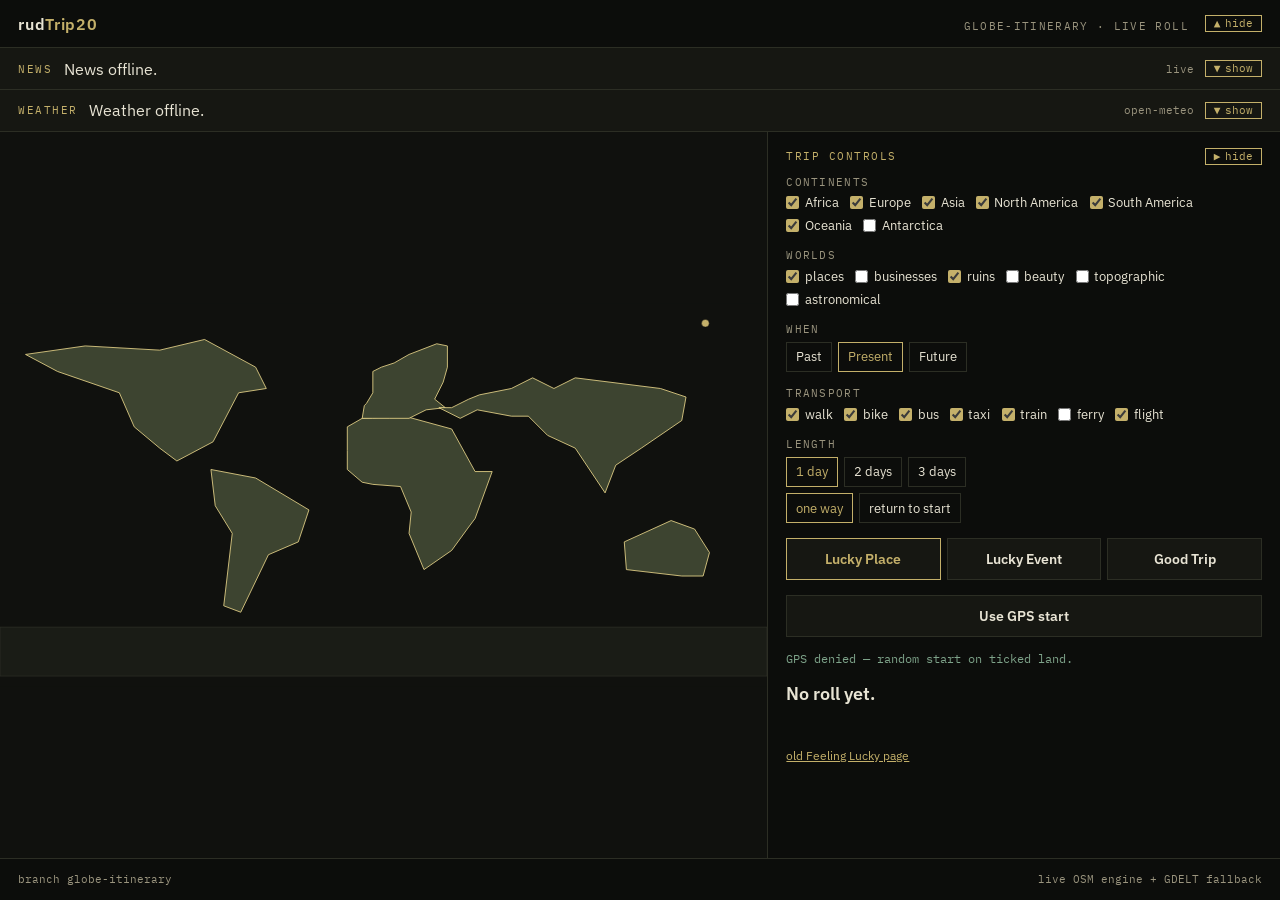
<file: globe.html>
<!DOCTYPE html>
<html lang="en">
<head>
  <meta charset="UTF-8" />
  <meta name="viewport" content="width=device-width, initial-scale=1" />
  <title>rudTrip20 · globe</title>
  <link rel="manifest" href="manifest.webmanifest" />
  <link rel="preconnect" href="https://fonts.googleapis.com" />
  <link rel="preconnect" href="https://fonts.gstatic.com" crossorigin />
  <link href="https://fonts.googleapis.com/css2?family=IBM+Plex+Mono:wght@400;500&family=IBM+Plex+Sans:wght@400;500;600&display=swap" rel="stylesheet" />
  <link rel="stylesheet" href="css/app.css" />
</head>
<body>
  <header class="app-header sf-phead" id="globeHeader">
    <div class="mark">rud<span>Trip20</span></div>
    <div class="mode">globe-itinerary · live roll</div>
    <button class="sf-ptoggle" type="button" data-panel-toggle="globe-header"><span class="sf-pt-icon"></span><span class="sf-pt-label"></span></button>
  </header>
  <!-- Brings the top bar back once it has been hidden -->
  <button class="sf-ptab top-tab" type="button" data-panel-toggle="globe-header"><span class="sf-pt-icon"></span><span class="sf-pt-label" data-closed="rudTrip20"></span></button>

  <section class="bar sf-panel-collapsed" id="news-bar">
    <button class="bar-head sf-phead" type="button" data-panel-toggle="globe-news">
      <span class="bar-label sf-ptitle">News</span>
      <span class="bar-summary" id="news-summary">Loading headlines…</span>
      <span class="bar-meta" id="news-meta">live</span>
      <span class="sf-ptoggle"><span class="sf-pt-icon"></span><span class="sf-pt-label"></span></span>
    </button>
    <div class="bar-body sf-pbody" id="news-body"></div>
  </section>

  <section class="bar sf-panel-collapsed" id="weather-bar">
    <button class="bar-head sf-phead" type="button" data-panel-toggle="globe-weather">
      <span class="bar-label sf-ptitle">Weather</span>
      <span class="bar-summary" id="wx-summary">Reading sky…</span>
      <span class="bar-meta">open-meteo</span>
      <span class="sf-ptoggle"><span class="sf-pt-icon"></span><span class="sf-pt-label"></span></span>
    </button>
    <div class="bar-body sf-pbody" id="wx-body"></div>
  </section>

  <main class="stage">
    <div class="globe-wrap">
      <svg id="globe" role="img" aria-label="Continent globe"></svg>
    </div>
    <aside class="side" id="globeSide">
      <div class="sf-phead side-head">
        <span class="sf-ptitle">Trip controls</span>
        <button class="sf-ptoggle" type="button" data-panel-toggle="globe-side"><span class="sf-pt-icon"></span><span class="sf-pt-label"></span></button>
      </div>
      <div class="sf-pbody side-body">
      <div>
        <div class="group-title">Continents</div>
        <div class="ticks" id="continent-ticks"></div>
      </div>
      <div id="region-block" hidden>
        <div class="group-title" id="region-title">Regions</div>
        <div class="ticks" id="region-ticks"></div>
      </div>
      <div>
        <div class="group-title">Worlds</div>
        <div class="ticks" id="world-ticks">
          <label><input type="checkbox" data-key="places"> places</label>
          <label><input type="checkbox" data-key="businesses"> businesses</label>
          <label><input type="checkbox" data-key="ruins"> ruins</label>
          <label><input type="checkbox" data-key="beauty"> beauty</label>
          <label><input type="checkbox" data-key="topographic"> topographic</label>
          <label><input type="checkbox" data-key="astronomical"> astronomical</label>
        </div>
      </div>
      <div>
        <div class="group-title">When</div>
        <div class="days">
          <button data-era="past" type="button">Past</button>
          <button class="on" data-era="present" type="button">Present</button>
          <button data-era="future" type="button">Future</button>
        </div>
      </div>
      <div>
        <div class="group-title">Transport</div>
        <div class="ticks" id="mode-ticks">
          <label><input type="checkbox" data-key="walk"> walk</label>
          <label><input type="checkbox" data-key="bike"> bike</label>
          <label><input type="checkbox" data-key="bus"> bus</label>
          <label><input type="checkbox" data-key="taxi"> taxi</label>
          <label><input type="checkbox" data-key="train"> train</label>
          <label><input type="checkbox" data-key="ferry"> ferry</label>
          <label><input type="checkbox" data-key="flight"> flight</label>
        </div>
      </div>
      <div>
        <div class="group-title">Length</div>
        <div class="days">
          <button class="on" data-days="1" type="button">1 day</button>
          <button data-days="2" type="button">2 days</button>
          <button data-days="3" type="button">3 days</button>
        </div>
        <div class="dir days" style="margin-top:.4rem">
          <button class="on" data-dir="one" type="button">one way</button>
          <button data-dir="return" type="button">return to start</button>
        </div>
      </div>
      <div class="lucky-row">
        <button class="lucky on" id="lucky-place" data-lucky="place" type="button">Lucky Place</button>
        <button class="lucky" id="lucky-event" data-lucky="event" type="button">Lucky Event</button>
        <button class="lucky" id="lucky-trip" data-lucky="trip" type="button">Good Trip</button>
      </div>
      <button class="lucky" id="gps-btn" type="button">Use GPS start</button>
      <p class="status" id="status"></p>
      <div class="target-name" id="target-name">No roll yet.</div>
      <div class="target-loc" id="target-loc"></div>
      <div class="chain" id="chain"></div>
      <p class="legacy"><a href="index.html">old Feeling Lucky page</a></p>
      </div>
    </aside>
    <!-- Brings the trip controls back once they have been hidden (wide screens) -->
    <button class="sf-ptab side-tab" type="button" data-panel-toggle="globe-side"><span class="sf-pt-icon"></span><span class="sf-pt-label" data-closed="Trip controls"></span></button>
  </main>

  <footer class="app-footer">
    <span>branch globe-itinerary</span>
    <span>live OSM engine + GDELT fallback</span>
  </footer>

  <script src="js/panel-toggle.js"></script>
  <script src="js/globe-panels.js"></script>
  <script src="search-engine.js"></script>
  <script src="js/engine-worlds.js"></script>
  <script type="module" src="js/app.js"></script>
</body>
</html>
</file>
<file: css/app.css>
:root {
  --bg: #0c0d0b;
  --panel: #161712;
  --panel-2: #1e2018;
  --ink: #e8e4d4;
  --muted: #9a947e;
  --line: #2c2e24;
  --accent: #c4b06a;
  --accent-2: #7ea38a;
  --warn: #c47a4a;
  --font: "IBM Plex Sans", "Segoe UI", sans-serif;
  --mono: "IBM Plex Mono", ui-monospace, monospace;
}
* { box-sizing: border-box; margin: 0; padding: 0; }
html, body { min-height: 100%; background: var(--bg); color: var(--ink); font-family: var(--font); }
body { display: flex; flex-direction: column; min-height: 100vh; }
button { font: inherit; color: inherit; background: none; border: 0; cursor: pointer; }
a { color: var(--accent); }
.app-header, .app-footer {
  display: flex; align-items: baseline; justify-content: space-between; gap: 1rem;
  padding: 0.85rem 1.15rem; border-bottom: 1px solid var(--line);
}
.app-footer { border-bottom: 0; border-top: 1px solid var(--line); font-family: var(--mono); font-size: 0.7rem; color: var(--muted); }
.mark { font-weight: 600; letter-spacing: 0.04em; }
.mark span { color: var(--accent); }
.mode { font-family: var(--mono); font-size: 0.7rem; color: var(--muted); letter-spacing: 0.12em; text-transform: uppercase; }
.bar { border-bottom: 1px solid var(--line); background: var(--panel); }
.bar-head { display: flex; align-items: center; gap: 0.7rem; width: 100%; padding: 0.65rem 1.15rem; text-align: left; }
.bar-label { font-family: var(--mono); font-size: 0.66rem; letter-spacing: 0.14em; text-transform: uppercase; color: var(--accent); }
.bar-summary { flex: 1; min-width: 0; overflow: hidden; white-space: nowrap; text-overflow: ellipsis; }
.bar-meta { font-family: var(--mono); font-size: 0.7rem; color: var(--muted); }
.bar-body { padding: 0 1.15rem 1rem; border-top: 1px dashed var(--line); background: var(--panel-2); }
.news-list { list-style: none; display: grid; gap: 0.5rem; padding-top: 0.8rem; }
.news-list li { display: grid; grid-template-columns: 4.2rem 1fr; gap: 0.7rem; }
.news-list time { font-family: var(--mono); font-size: 0.68rem; color: var(--muted); }
.news-source { display: block; font-size: 0.75rem; color: var(--muted); margin-top: 0.1rem; }
.wx-grid { display: grid; grid-template-columns: repeat(auto-fill, minmax(88px, 1fr)); gap: 0.45rem; padding-top: 0.8rem; }
.wx-card { background: var(--panel); border: 1px solid var(--line); padding: 0.5rem 0.55rem; }
.wx-card .d { font-family: var(--mono); font-size: 0.66rem; color: var(--muted); text-transform: uppercase; }
.wx-card .t { font-size: 1.05rem; margin: 0.15rem 0; }
.wx-card .c { font-size: 0.72rem; color: var(--muted); }
.stage { display: grid; grid-template-columns: minmax(0, 1.2fr) minmax(280px, 0.8fr); gap: 0; flex: 1; }
@media (max-width: 820px) { .stage { grid-template-columns: 1fr; } }
.globe-wrap { border-right: 1px solid var(--line); min-height: 420px; position: relative; background: #10110e; }
#globe { width: 100%; height: 100%; min-height: 420px; display: block; }
.globe-wrap svg { width: 100%; height: 100%; min-height: 420px; }
.land { fill: #2a2d22; stroke: #c4b06a; stroke-width: 0.6; cursor: pointer; }
.land.on { fill: #3d4430; stroke: #e8d48a; stroke-width: 1.1; }
.land.off { fill: #1a1c16; stroke: #3a3d32; }
.arc { fill: none; stroke: var(--accent-2); stroke-width: 1.4; stroke-dasharray: 4 3; }
.pin { fill: var(--accent); stroke: #111; stroke-width: 0.6; }
.side { padding: 1rem 1.15rem 1.4rem; display: flex; flex-direction: column; gap: 0.9rem; }
.ticks { display: flex; flex-wrap: wrap; gap: 0.35rem 0.7rem; font-size: 0.82rem; }
.ticks label { display: flex; align-items: center; gap: 0.35rem; color: var(--ink); }
.ticks input { accent-color: var(--accent); }
.group-title { font-family: var(--mono); font-size: 0.66rem; letter-spacing: 0.12em; text-transform: uppercase; color: var(--muted); margin-bottom: 0.35rem; }
.lucky-row { display: grid; grid-template-columns: 1fr 1fr 1fr; gap: 0.4rem; }
.lucky { border: 1px solid var(--line); background: var(--panel); padding: 0.7rem 0.4rem; font-weight: 600; font-size: 0.85rem; }
.lucky:hover, .lucky.on { border-color: var(--accent); color: var(--accent); }
.lucky:disabled { opacity: 0.45; }
.days { display: flex; gap: 0.4rem; }
.days button, .dir button { border: 1px solid var(--line); padding: 0.35rem 0.55rem; font-size: 0.8rem; }
.days button.on, .dir button.on { border-color: var(--accent); color: var(--accent); }
.chain { font-size: 0.88rem; line-height: 1.55; color: var(--ink); }
.chain .step { margin: 0.35rem 0; }
.chain .who { color: var(--accent); }
.status { font-family: var(--mono); font-size: 0.72rem; color: var(--accent-2); min-height: 1.1em; }
.target-name { font-size: 1.15rem; font-weight: 600; }
.target-loc { color: var(--muted); font-size: 0.85rem; }
.status-bad { color: var(--warn); }
.legacy { color: var(--muted); font-size: 0.75rem; }

/* ── Panels: one header, one hide / show toggle (js/panel-toggle.js, js/globe-panels.js) ── */
:root {
  --sf-panel-accent: var(--accent); --sf-panel-text: var(--accent); --sf-panel-ink: var(--bg);
  --sf-panel-font: var(--mono); --sf-panel-font-size: 0.7rem; --sf-panel-radius: 0;
  --sf-panel-title-font: var(--mono); --sf-panel-title-size: 0.66rem; --sf-panel-title-spacing: 0.14em;
}
.sf-ptitle { text-transform: uppercase; }
.sf-ptoggle { color: var(--muted); border-color: var(--line); }
.bar-head:hover .sf-ptoggle, .bar-head:focus-visible .sf-ptoggle { background: var(--accent); color: var(--bg); border-color: var(--accent); }
.bar-head .sf-ptoggle { margin-left: 0; }
/* top bar: hidden = gone, a tab under the top edge brings it back */
.app-header .mode { margin-left: auto; }
.app-header .sf-ptoggle { align-self: center; margin-left: 0; }
body.sf-hidden-globe-header .app-header { display: none; }
.sf-ptab.top-tab { display: none; align-self: center; padding: 2px 14px; }
body.sf-hidden-globe-header .sf-ptab.top-tab { display: flex; }
/* trip controls: a column on wide screens (hidden = edge tab), a sheet under
   the globe on phones (hidden = folds up to its header) */
.side { gap: 0.6rem; }
.side-body { display: flex; flex-direction: column; gap: 0.9rem; }
.sf-ptab.side-tab { display: none; writing-mode: vertical-rl; justify-content: flex-start; padding: 12px 0; letter-spacing: 0.1em; text-transform: uppercase; }
.sf-ptab.side-tab .sf-pt-icon { writing-mode: horizontal-tb; }
.side.sf-panel-collapsed { display: none; }
body.sf-hidden-globe-side .stage { grid-template-columns: minmax(0, 1fr) 28px; }
body.sf-hidden-globe-side .sf-ptab.side-tab { display: flex; }
@media (max-width: 820px) {
  .side.sf-panel-collapsed { display: flex; }
  body.sf-hidden-globe-side .stage { grid-template-columns: 1fr; }
  body.sf-hidden-globe-side .sf-ptab.side-tab { display: none; }
}
</file>
